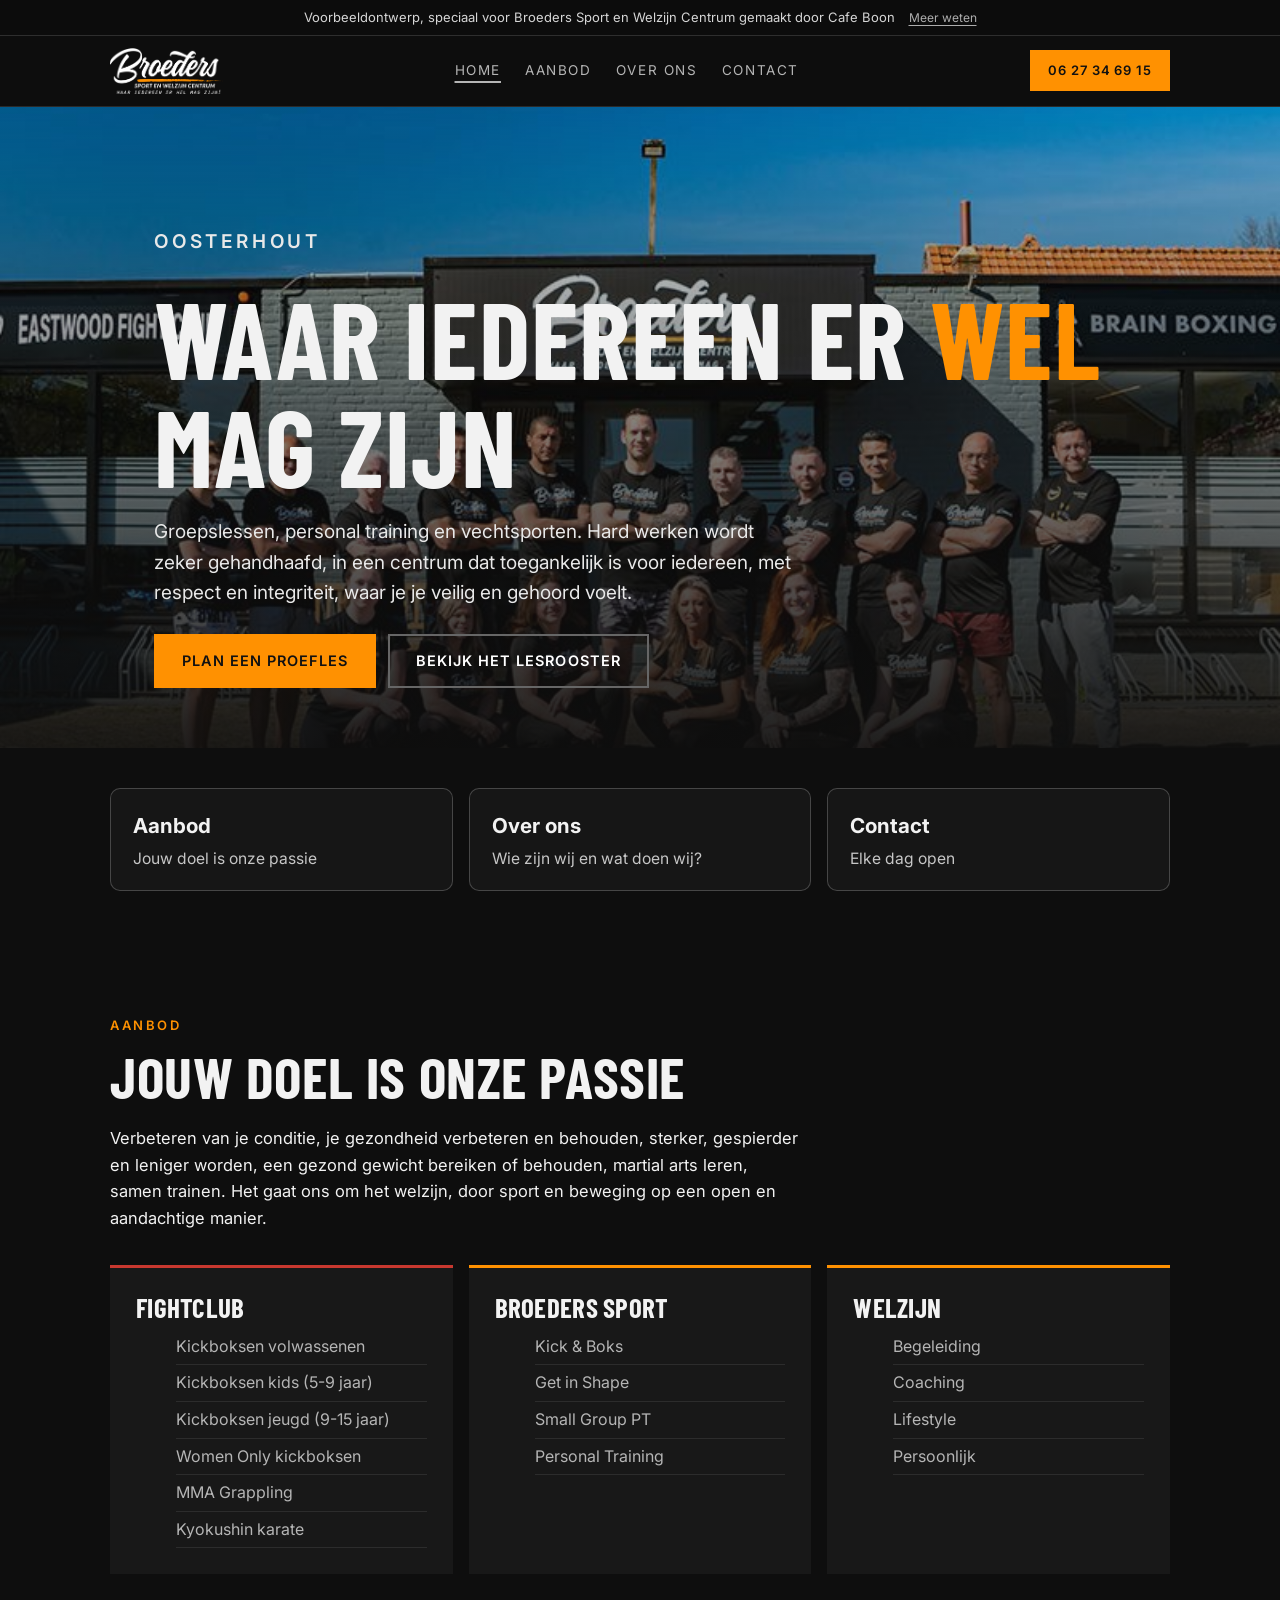
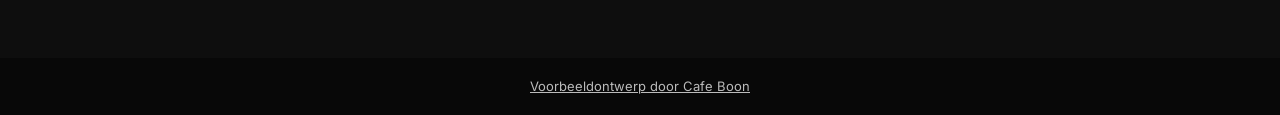
<file: index.html>
<!doctype html>
<html lang="nl">
<head>
<meta charset="utf-8">
<meta name="viewport" content="width=device-width,initial-scale=1">
<title>Broeders Sport en Welzijn Centrum | Sportschool in Oosterhout</title>
<meta name="description" content="Broeders Sport en Welzijn Centrum in Oosterhout. Kickboksen, MMA grappling, Kyokushin karate, Get in Shape en personal training. Bekijk het lesrooster en de tarieven en plan een proefles.">
<meta name="robots" content="noindex">
<link rel="icon" type="image/png" href="images/favicon.png">
<meta property="og:title" content="Broeders Sport en Welzijn Centrum">
<meta property="og:description" content="Waar iedereen er wel mag zijn.">
<meta property="og:image" content="https://broederssportenwelzijn.cafeboon.com/images/team.jpg">
<meta property="og:type" content="website">
<link rel="preconnect" href="https://fonts.googleapis.com"><link rel="preconnect" href="https://fonts.gstatic.com" crossorigin>
<link href="https://fonts.googleapis.com/css2?family=Barlow+Condensed:wght@700&family=Inter:wght@400;600&display=swap" rel="stylesheet">
<link rel="stylesheet" href="style.css">
</head>
<body class="nojs">
<div class="vb-banner" role="note"><span>Voorbeeldontwerp, speciaal voor Broeders Sport en Welzijn Centrum gemaakt door Cafe Boon</span><a href="https://cafeboon.com">Meer weten</a></div>
<header><div class="wrap">
<a href="index.html"><img alt="Broeders sport en welzijn centrum" src="images/logo.png"/></a>
<nav><a aria-current="page" href="index.html">Home</a><a href="aanbod.html">Aanbod</a><a href="over.html">Over ons</a><a href="contact.html">Contact</a></nav>
<a class="btn" href="tel:0627346915" style="padding:8px 16px;font-size:13px">06 27 34 69 15</a>
</div></header>
<div aria-label="Pagina's" class="sn-bar" role="navigation"><a aria-current="page" class="sn-link" href="index.html">Home</a><a class="sn-link" href="aanbod.html">Aanbod</a><a class="sn-link" href="over.html">Over ons</a><a class="sn-link" href="contact.html">Contact</a></div>
<div class="hero"><div class="wrap">
<p class="k">Oosterhout</p>
<h1>Waar iedereen er <em>wel</em> mag zijn</h1>
<p>Groepslessen, personal training en vechtsporten. Hard werken wordt zeker gehandhaafd, in een centrum dat toegankelijk is voor iedereen, met respect en integriteit, waar je je veilig en gehoord voelt.</p>
<div class="cta"><a class="btn" href="proefles.html">Plan een proefles</a><a class="btn o" href="aanbod.html#lestijden">Bekijk het lesrooster</a></div>
</div></div>
<div class="sn-cards"><a class="sn-card" href="aanbod.html"><strong>Aanbod</strong><span>Jouw doel is onze passie</span></a><a class="sn-card" href="over.html"><strong>Over ons</strong><span>Wie zijn wij en wat doen wij?</span></a><a class="sn-card" href="contact.html"><strong>Contact</strong><span>Elke dag open</span></a></div>
<section><div class="wrap">
<p class="k">Aanbod</p>
<h2>Jouw doel is onze passie</h2>
<p style="max-width:42em">Verbeteren van je conditie, je gezondheid verbeteren en behouden, sterker, gespierder en leniger worden, een gezond gewicht bereiken of behouden, martial arts leren, samen trainen. Het gaat ons om het welzijn, door sport en beweging op een open en aandachtige manier.</p>
<div class="grid3">
<div class="card red"><h3>Fightclub</h3><ul><li>Kickboksen volwassenen</li><li>Kickboksen kids (5-9 jaar)</li><li>Kickboksen jeugd (9-15 jaar)</li><li>Women Only kickboksen</li><li>MMA Grappling</li><li>Kyokushin karate</li></ul></div>
<div class="card"><h3>Broeders Sport</h3><ul><li>Kick &amp; Boks</li><li>Get in Shape</li><li>Small Group PT</li><li>Personal Training</li></ul></div>
<div class="card"><h3>Welzijn</h3><ul><li>Begeleiding</li><li>Coaching</li><li>Lifestyle</li><li>Persoonlijk</li></ul></div>
</div>
</div></section>
<footer><a href="https://cafeboon.com" rel="noopener" target="_blank">Voorbeeldontwerp door Cafe Boon</a></footer>
<div class="callbar"><a href="tel:0627346915">Bel ons</a><a href="https://www.google.com/maps/dir/?api=1&amp;destination=Abdis+van+Thornstraat+40+4901+ZB+Oosterhout">Route</a></div>
<script>try{document.body.classList.remove('nojs');
var d=new Date().getDay();
var r=document.querySelector('#hours tr[data-d="'+d+'"]');if(r)r.className='today';
var bs=document.querySelectorAll('#tabs button'),ds=document.querySelectorAll('.day');
function show(n){bs.forEach(function(b){b.classList.toggle('on',b.dataset.d==n)});ds.forEach(function(x){x.classList.toggle('on',x.dataset.d==n)})}
bs.forEach(function(b){b.onclick=function(){show(b.dataset.d)}});show(d);}catch(e){}</script>
</body></html>
</file>
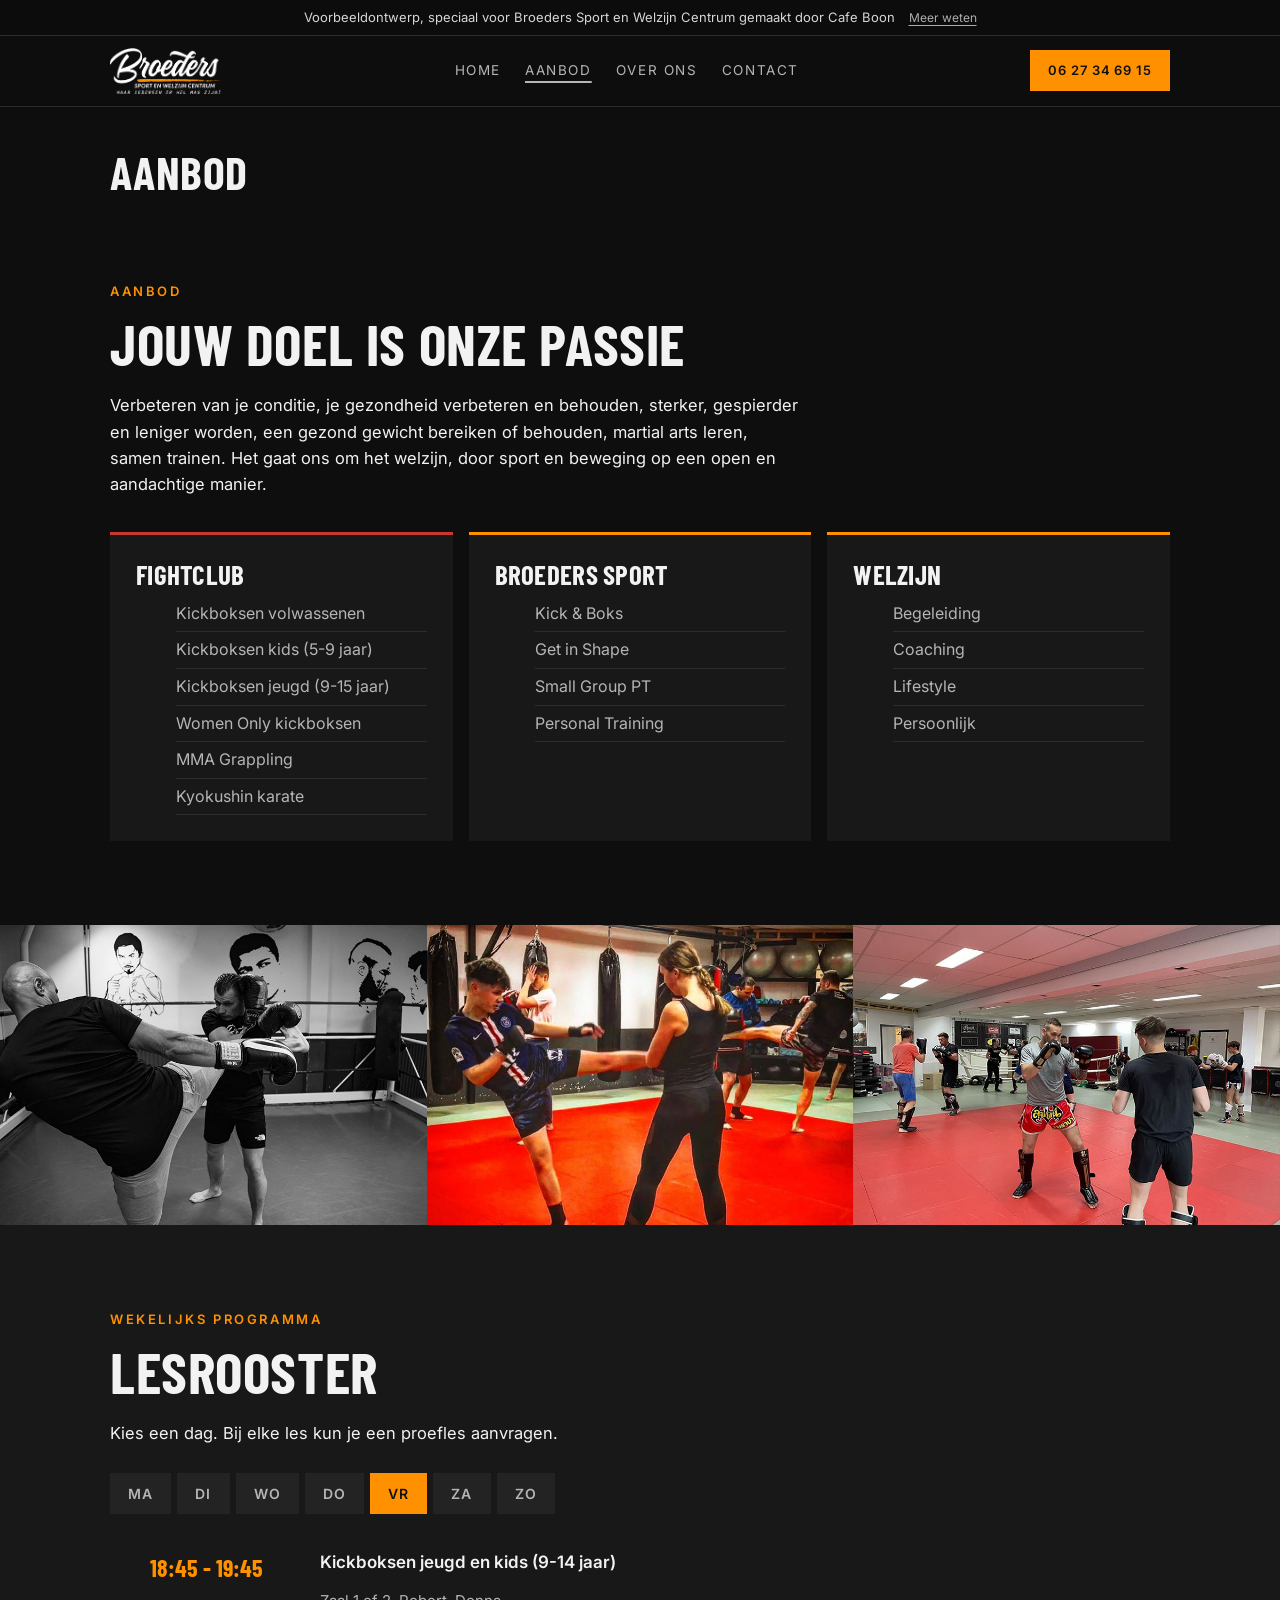
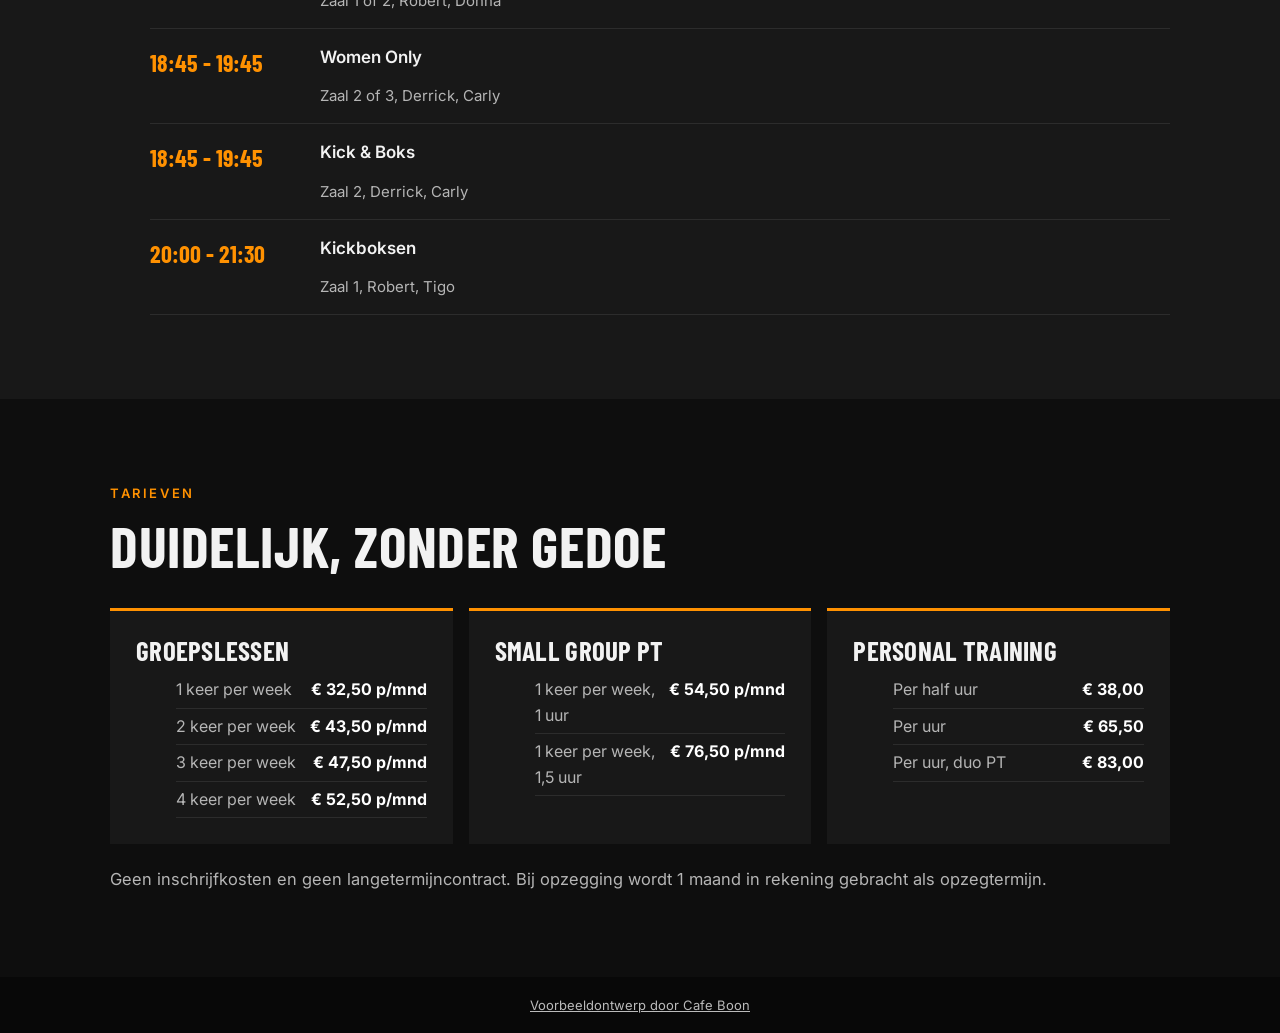
<file: aanbod.html>
<!doctype html>
<html lang="nl">
<head>
<meta charset="utf-8">
<meta name="viewport" content="width=device-width,initial-scale=1">
<title>Aanbod | Broeders Sport en Welzijn Centrum</title>
<meta name="description" content="Broeders Sport en Welzijn Centrum in Oosterhout. Kickboksen, MMA grappling, Kyokushin karate, Get in Shape en personal training. Bekijk het lesrooster en de tarieven en plan een proefles.">
<meta name="robots" content="noindex">
<link rel="icon" type="image/png" href="images/favicon.png">
<meta property="og:title" content="Broeders Sport en Welzijn Centrum">
<meta property="og:description" content="Waar iedereen er wel mag zijn.">
<meta property="og:image" content="https://broederssportenwelzijn.cafeboon.com/images/team.jpg">
<meta property="og:type" content="website">
<link rel="preconnect" href="https://fonts.googleapis.com"><link rel="preconnect" href="https://fonts.gstatic.com" crossorigin>
<link href="https://fonts.googleapis.com/css2?family=Barlow+Condensed:wght@700&family=Inter:wght@400;600&display=swap" rel="stylesheet">
<link rel="stylesheet" href="style.css">
</head>
<body class="nojs">
<div class="vb-banner" role="note"><span>Voorbeeldontwerp, speciaal voor Broeders Sport en Welzijn Centrum gemaakt door Cafe Boon</span><a href="https://cafeboon.com">Meer weten</a></div>
<header><div class="wrap">
<a href="index.html"><img alt="Broeders sport en welzijn centrum" src="images/logo.png"/></a>
<nav><a href="index.html">Home</a><a aria-current="page" href="aanbod.html">Aanbod</a><a href="over.html">Over ons</a><a href="contact.html">Contact</a></nav>
<a class="btn" href="tel:0627346915" style="padding:8px 16px;font-size:13px">06 27 34 69 15</a>
</div></header>
<div aria-label="Pagina's" class="sn-bar" role="navigation"><a class="sn-link" href="index.html">Home</a><a aria-current="page" class="sn-link" href="aanbod.html">Aanbod</a><a class="sn-link" href="over.html">Over ons</a><a class="sn-link" href="contact.html">Contact</a></div>
<div class="sn-head"><h1>Aanbod</h1></div>
<section id="aanbod"><div class="wrap">
<p class="k">Aanbod</p>
<h2>Jouw doel is onze passie</h2>
<p style="max-width:42em">Verbeteren van je conditie, je gezondheid verbeteren en behouden, sterker, gespierder en leniger worden, een gezond gewicht bereiken of behouden, martial arts leren, samen trainen. Het gaat ons om het welzijn, door sport en beweging op een open en aandachtige manier.</p>
<div class="grid3">
<div class="card red"><h3>Fightclub</h3><ul><li>Kickboksen volwassenen</li><li>Kickboksen kids (5-9 jaar)</li><li>Kickboksen jeugd (9-15 jaar)</li><li>Women Only kickboksen</li><li>MMA Grappling</li><li>Kyokushin karate</li></ul></div>
<div class="card"><h3>Broeders Sport</h3><ul><li>Kick &amp; Boks</li><li>Get in Shape</li><li>Small Group PT</li><li>Personal Training</li></ul></div>
<div class="card"><h3>Welzijn</h3><ul><li>Begeleiding</li><li>Coaching</li><li>Lifestyle</li><li>Persoonlijk</li></ul></div>
</div>
</div></section>
<div class="photos"><img alt="Kickboksen training" loading="lazy" src="images/actie.jpg"/><img alt="Groepsles op de rode mat" loading="lazy" src="images/les.jpg"/><img alt="De zaal met bokszakken" loading="lazy" src="images/zakken.jpg"/></div>
<section class="alt" id="lestijden"><div class="wrap">
<p class="k">Wekelijks programma</p>
<h2>Lesrooster</h2>
<p>Kies een dag. Bij elke les kun je een proefles aanvragen.</p>
<div class="tabs" id="tabs"><button data-d="1">Ma</button><button data-d="2">Di</button><button data-d="3">Wo</button><button data-d="4">Do</button><button data-d="5">Vr</button><button data-d="6">Za</button><button data-d="0">Zo</button></div>
<div id="days">
<div class="day" data-d="1"><h3>Maandag</h3><ul><li><b>09:00 - 10:00</b><span class="pg">Get in Shape</span><span class="m">Zaal 1, Stefan</span></li><li><b>16:30 - 17:15</b><span class="pg">Weerbaarheid kickboksen kids (5-9 jaar)</span><span class="m">Zaal 1, Robert</span></li><li><b>17:30 - 18:30</b><span class="pg">Kickboksen jeugd (9-14 jaar)</span><span class="m">Zaal 1, Mitchell</span></li><li><b>18:45 - 19:45</b><span class="pg">Get in Shape</span><span class="m">Zaal 1, Robert, Mitchell</span></li><li><b>20:00 - 21:30</b><span class="pg">Kickboksen volwassenen</span><span class="m">Zaal 1, Robert</span></li></ul></div>
<div class="day" data-d="2"><h3>Dinsdag</h3><ul><li><b>18:45 - 19:45</b><span class="pg">Kyokushin karate kumite</span><span class="m">Zaal 1, Kees, Robert</span></li><li><b>19:00 - 20:30</b><span class="pg">MMA Grappling</span><span class="m">Zaal 3, Elbrus</span></li><li><b>20:00 - 21:00</b><span class="pg">Women Only kickboksen</span><span class="m">Zaal 1, Carly</span></li><li><b>20:00 - 21:00</b><span class="pg">Kick &amp; Boks</span><span class="m">Zaal 2, Remco</span></li></ul></div>
<div class="day" data-d="3"><h3>Woensdag</h3><ul><li><b>16:30 - 17:15</b><span class="pg">Weerbaarheid kickboksen kids (5-9 jaar)</span><span class="m">Zaal 1, Robert, Donna</span></li><li><b>17:30 - 18:30</b><span class="pg">Kickboksen jeugd (9-14 jaar)</span><span class="m">Zaal 1, Mitchell</span></li><li><b>18:45 - 19:45</b><span class="pg">Kickboksen wedstrijdgroep</span><span class="m">Zaal 1, Robert, Mitchell</span></li><li><b>20:00 - 21:30</b><span class="pg">Kickboksen</span><span class="m">Zaal 1, Bryan, Tigo</span></li></ul></div>
<div class="day" data-d="4"><h3>Donderdag</h3><ul><li><b>18:45 - 19:45</b><span class="pg">Get in Shape</span><span class="m">Zaal 1, Remco</span></li><li><b>20:00 - 21:30</b><span class="pg">MMA Grappling</span><span class="m">Zaal 1, Elbrus</span></li></ul></div>
<div class="day" data-d="5"><h3>Vrijdag</h3><ul><li><b>18:45 - 19:45</b><span class="pg">Kickboksen jeugd en kids (9-14 jaar)</span><span class="m">Zaal 1 of 2, Robert, Donna</span></li><li><b>18:45 - 19:45</b><span class="pg">Women Only</span><span class="m">Zaal 2 of 3, Derrick, Carly</span></li><li><b>18:45 - 19:45</b><span class="pg">Kick &amp; Boks</span><span class="m">Zaal 2, Derrick, Carly</span></li><li><b>20:00 - 21:30</b><span class="pg">Kickboksen</span><span class="m">Zaal 1, Robert, Tigo</span></li></ul></div>
<div class="day" data-d="6"><h3>Zaterdag</h3><ul><li><b>08:30 - 09:15</b><span class="pg">Kyokushin karate kata</span><span class="m">Zaal 1, Kees, Hens, Suleyman</span></li><li><b>08:30 - 09:30</b><span class="pg">Small Group PT</span><span class="m">Zaal 3, Duncan</span></li><li><b>09:30 - 10:30</b><span class="pg">Kyokushin karate kumite (gevechtstraining)</span><span class="m">Zaal 1, Kees, Robert</span></li><li><b>10:45 - 11:45</b><span class="pg">Personal training</span><span class="m">Zaal 1, Robert</span></li></ul></div>
<div class="day" data-d="0"><h3>Zondag</h3><ul><li><b>11:00 - 12:30</b><span class="pg">Kickboksen (juni t/m sept 10:00 - 11:30, info via de groepsapp)</span><span class="m">Zaal 1, Houssein</span></li><li><b>14:00 - 15:30</b><span class="pg">MMA Grappling</span><span class="m">Zaal 1, Elbrus</span></li></ul></div>
</div>
</div></section>
<section id="tarieven"><div class="wrap">
<p class="k">Tarieven</p>
<h2>Duidelijk, zonder gedoe</h2>
<div class="tarief">
<div class="card"><h3>Groepslessen</h3><ul><li><span>1 keer per week</span><b>€ 32,50 p/mnd</b></li><li><span>2 keer per week</span><b>€ 43,50 p/mnd</b></li><li><span>3 keer per week</span><b>€ 47,50 p/mnd</b></li><li><span>4 keer per week</span><b>€ 52,50 p/mnd</b></li></ul></div>
<div class="card"><h3>Small Group PT</h3><ul><li><span>1 keer per week, 1 uur</span><b>€ 54,50 p/mnd</b></li><li><span>1 keer per week, 1,5 uur</span><b>€ 76,50 p/mnd</b></li></ul></div>
<div class="card"><h3>Personal Training</h3><ul><li><span>Per half uur</span><b>€ 38,00</b></li><li><span>Per uur</span><b>€ 65,50</b></li><li><span>Per uur, duo PT</span><b>€ 83,00</b></li></ul></div>
</div>
<p class="fine">Geen inschrijfkosten en geen langetermijncontract. Bij opzegging wordt 1 maand in rekening gebracht als opzegtermijn.</p>
</div></section>
<footer><a href="https://cafeboon.com" rel="noopener" target="_blank">Voorbeeldontwerp door Cafe Boon</a></footer>
<div class="callbar"><a href="tel:0627346915">Bel ons</a><a href="https://www.google.com/maps/dir/?api=1&amp;destination=Abdis+van+Thornstraat+40+4901+ZB+Oosterhout">Route</a></div>
<script>try{document.body.classList.remove('nojs');
var d=new Date().getDay();
var r=document.querySelector('#hours tr[data-d="'+d+'"]');if(r)r.className='today';
var bs=document.querySelectorAll('#tabs button'),ds=document.querySelectorAll('.day');
function show(n){bs.forEach(function(b){b.classList.toggle('on',b.dataset.d==n)});ds.forEach(function(x){x.classList.toggle('on',x.dataset.d==n)})}
bs.forEach(function(b){b.onclick=function(){show(b.dataset.d)}});show(d);}catch(e){}</script>
</body></html>
</file>
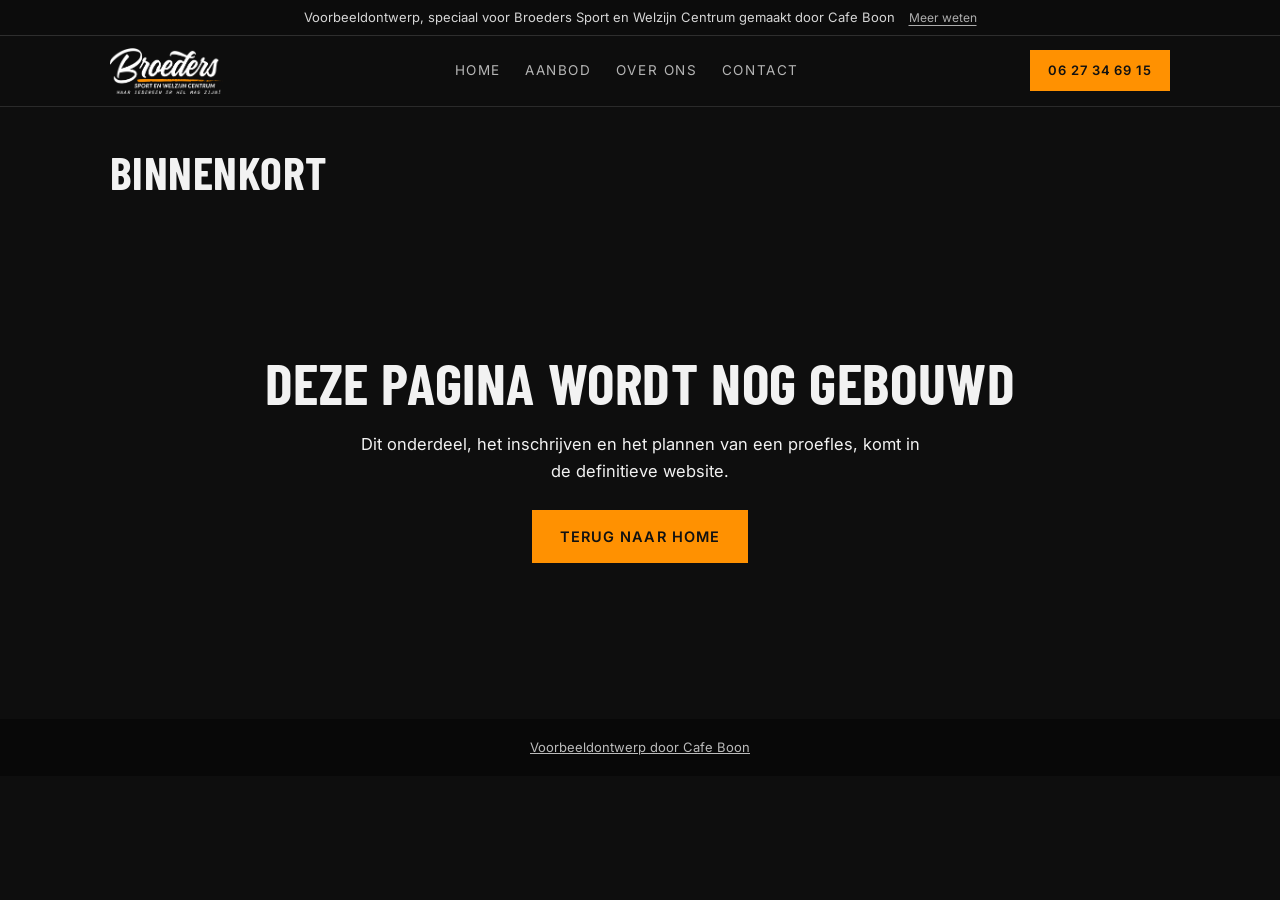
<file: binnenkort.html>
<!doctype html>
<html lang="nl">
<head>
<meta charset="utf-8">
<meta name="viewport" content="width=device-width,initial-scale=1">
<title>Binnenkort | Broeders Sport en Welzijn Centrum</title>
<meta name="description" content="Broeders Sport en Welzijn Centrum in Oosterhout. Kickboksen, MMA grappling, Kyokushin karate, Get in Shape en personal training. Bekijk het lesrooster en de tarieven en plan een proefles.">
<meta name="robots" content="noindex">
<link rel="icon" type="image/png" href="images/favicon.png">
<meta property="og:title" content="Broeders Sport en Welzijn Centrum">
<meta property="og:description" content="Waar iedereen er wel mag zijn.">
<meta property="og:image" content="https://broederssportenwelzijn.cafeboon.com/images/team.jpg">
<meta property="og:type" content="website">
<link rel="preconnect" href="https://fonts.googleapis.com"><link rel="preconnect" href="https://fonts.gstatic.com" crossorigin>
<link href="https://fonts.googleapis.com/css2?family=Barlow+Condensed:wght@700&family=Inter:wght@400;600&display=swap" rel="stylesheet">
<link rel="stylesheet" href="style.css">
</head>
<body class="nojs">
<div class="vb-banner" role="note"><span>Voorbeeldontwerp, speciaal voor Broeders Sport en Welzijn Centrum gemaakt door Cafe Boon</span><a href="https://cafeboon.com">Meer weten</a></div>
<header><div class="wrap">
<a href="index.html"><img alt="Broeders sport en welzijn centrum" src="images/logo.png"/></a>
<nav><a href="index.html">Home</a><a href="aanbod.html">Aanbod</a><a href="over.html">Over ons</a><a href="contact.html">Contact</a></nav>
<a class="btn" href="tel:0627346915" style="padding:8px 16px;font-size:13px">06 27 34 69 15</a>
</div></header>
<div aria-label="Pagina's" class="sn-bar" role="navigation"><a class="sn-link" href="index.html">Home</a><a class="sn-link" href="aanbod.html">Aanbod</a><a class="sn-link" href="over.html">Over ons</a><a class="sn-link" href="contact.html">Contact</a></div>
<div class="sn-head"><h1>Binnenkort</h1></div>
<section class="binnenkort"><div class="wrap" style="padding:72px 0;text-align:center"><h2>Deze pagina wordt nog gebouwd</h2><p style="max-width:34em;margin:14px auto 26px">Dit onderdeel, het inschrijven en het plannen van een proefles, komt in de definitieve website.</p><p><a class="btn" href="index.html">Terug naar home</a></p></div></section>
<footer><a href="https://cafeboon.com" rel="noopener" target="_blank">Voorbeeldontwerp door Cafe Boon</a></footer>
<div class="callbar"><a href="tel:0627346915">Bel ons</a><a href="https://www.google.com/maps/dir/?api=1&amp;destination=Abdis+van+Thornstraat+40+4901+ZB+Oosterhout">Route</a></div>
</body></html>
</file>
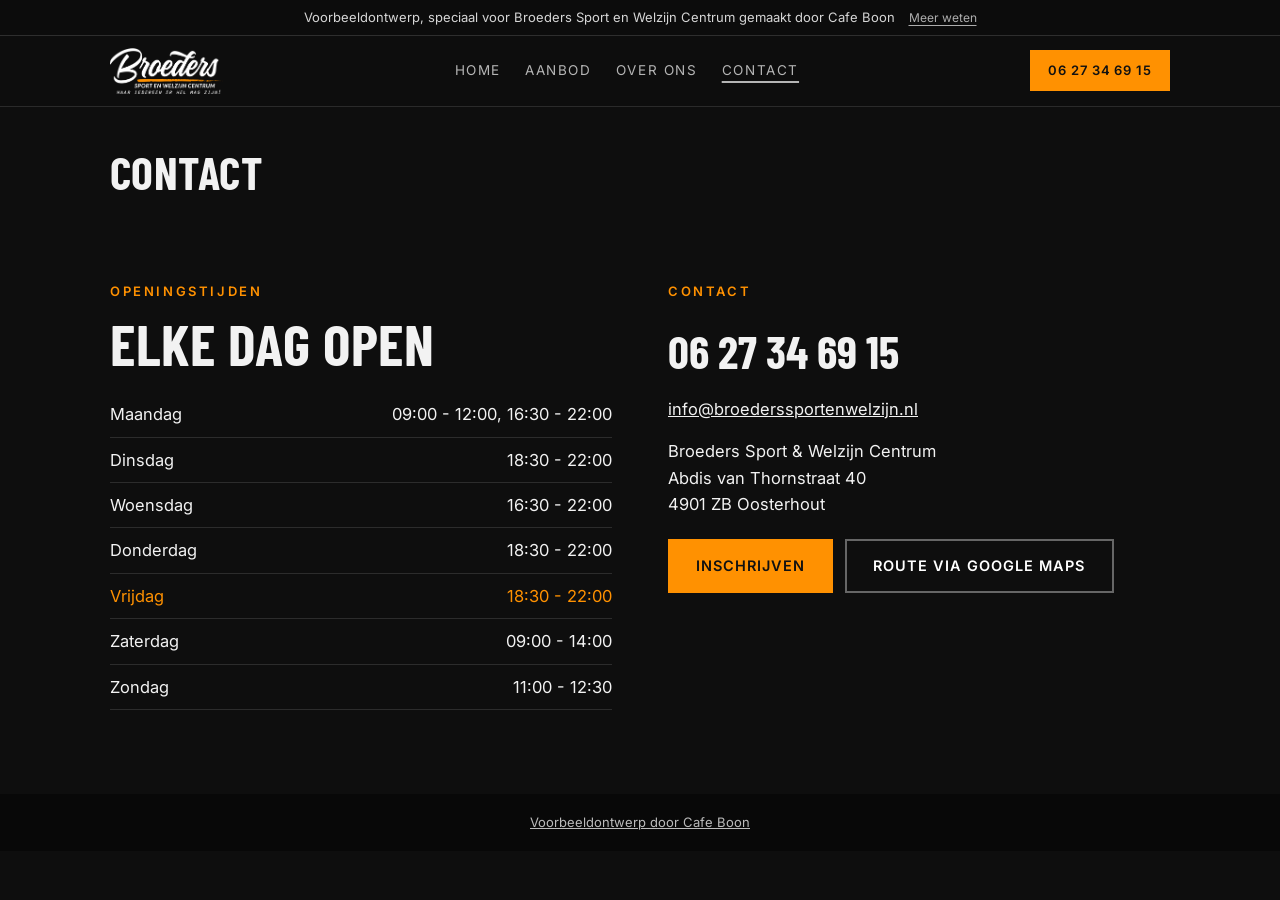
<file: contact.html>
<!doctype html>
<html lang="nl">
<head>
<meta charset="utf-8">
<meta name="viewport" content="width=device-width,initial-scale=1">
<title>Contact | Broeders Sport en Welzijn Centrum</title>
<meta name="description" content="Broeders Sport en Welzijn Centrum in Oosterhout. Kickboksen, MMA grappling, Kyokushin karate, Get in Shape en personal training. Bekijk het lesrooster en de tarieven en plan een proefles.">
<meta name="robots" content="noindex">
<link rel="icon" type="image/png" href="images/favicon.png">
<meta property="og:title" content="Broeders Sport en Welzijn Centrum">
<meta property="og:description" content="Waar iedereen er wel mag zijn.">
<meta property="og:image" content="https://broederssportenwelzijn.cafeboon.com/images/team.jpg">
<meta property="og:type" content="website">
<link rel="preconnect" href="https://fonts.googleapis.com"><link rel="preconnect" href="https://fonts.gstatic.com" crossorigin>
<link href="https://fonts.googleapis.com/css2?family=Barlow+Condensed:wght@700&family=Inter:wght@400;600&display=swap" rel="stylesheet">
<link rel="stylesheet" href="style.css">
</head>
<body class="nojs">
<div class="vb-banner" role="note"><span>Voorbeeldontwerp, speciaal voor Broeders Sport en Welzijn Centrum gemaakt door Cafe Boon</span><a href="https://cafeboon.com">Meer weten</a></div>
<header><div class="wrap">
<a href="index.html"><img alt="Broeders sport en welzijn centrum" src="images/logo.png"/></a>
<nav><a href="index.html">Home</a><a href="aanbod.html">Aanbod</a><a href="over.html">Over ons</a><a aria-current="page" href="contact.html">Contact</a></nav>
<a class="btn" href="tel:0627346915" style="padding:8px 16px;font-size:13px">06 27 34 69 15</a>
</div></header>
<div aria-label="Pagina's" class="sn-bar" role="navigation"><a class="sn-link" href="index.html">Home</a><a class="sn-link" href="aanbod.html">Aanbod</a><a class="sn-link" href="over.html">Over ons</a><a aria-current="page" class="sn-link" href="contact.html">Contact</a></div>
<div class="sn-head"><h1>Contact</h1></div>
<section id="contact"><div class="wrap cgrid">
<div>
<p class="k">Openingstijden</p>
<h2>Elke dag open</h2>
<table class="hours" id="hours">
<tr data-d="1"><td>Maandag</td><td>09:00 - 12:00, 16:30 - 22:00</td></tr>
<tr data-d="2"><td>Dinsdag</td><td>18:30 - 22:00</td></tr>
<tr data-d="3"><td>Woensdag</td><td>16:30 - 22:00</td></tr>
<tr data-d="4"><td>Donderdag</td><td>18:30 - 22:00</td></tr>
<tr data-d="5"><td>Vrijdag</td><td>18:30 - 22:00</td></tr>
<tr data-d="6"><td>Zaterdag</td><td>09:00 - 14:00</td></tr>
<tr data-d="0"><td>Zondag</td><td>11:00 - 12:30</td></tr>
</table>
</div>
<div>
<p class="k">Contact</p>
<a class="big" href="tel:0627346915">06 27 34 69 15</a>
<p><a href="mailto:info@broederssportenwelzijn.nl">info@broederssportenwelzijn.nl</a></p>
<p style="margin:16px 0 22px">Broeders Sport &amp; Welzijn Centrum<br/>Abdis van Thornstraat 40<br/>4901 ZB Oosterhout</p>
<div class="cta"><a class="btn" href="proefles.html">Inschrijven</a><a class="btn o" href="https://www.google.com/maps/dir/?api=1&amp;destination=Abdis+van+Thornstraat+40+4901+ZB+Oosterhout" rel="noopener" target="_blank">Route via Google Maps</a></div>
</div></div></section>
<footer><a href="https://cafeboon.com" rel="noopener" target="_blank">Voorbeeldontwerp door Cafe Boon</a></footer>
<div class="callbar"><a href="tel:0627346915">Bel ons</a><a href="https://www.google.com/maps/dir/?api=1&amp;destination=Abdis+van+Thornstraat+40+4901+ZB+Oosterhout">Route</a></div>
<script>try{document.body.classList.remove('nojs');
var d=new Date().getDay();
var r=document.querySelector('#hours tr[data-d="'+d+'"]');if(r)r.className='today';
var bs=document.querySelectorAll('#tabs button'),ds=document.querySelectorAll('.day');
function show(n){bs.forEach(function(b){b.classList.toggle('on',b.dataset.d==n)});ds.forEach(function(x){x.classList.toggle('on',x.dataset.d==n)})}
bs.forEach(function(b){b.onclick=function(){show(b.dataset.d)}});show(d);}catch(e){}</script>
</body></html>
</file>
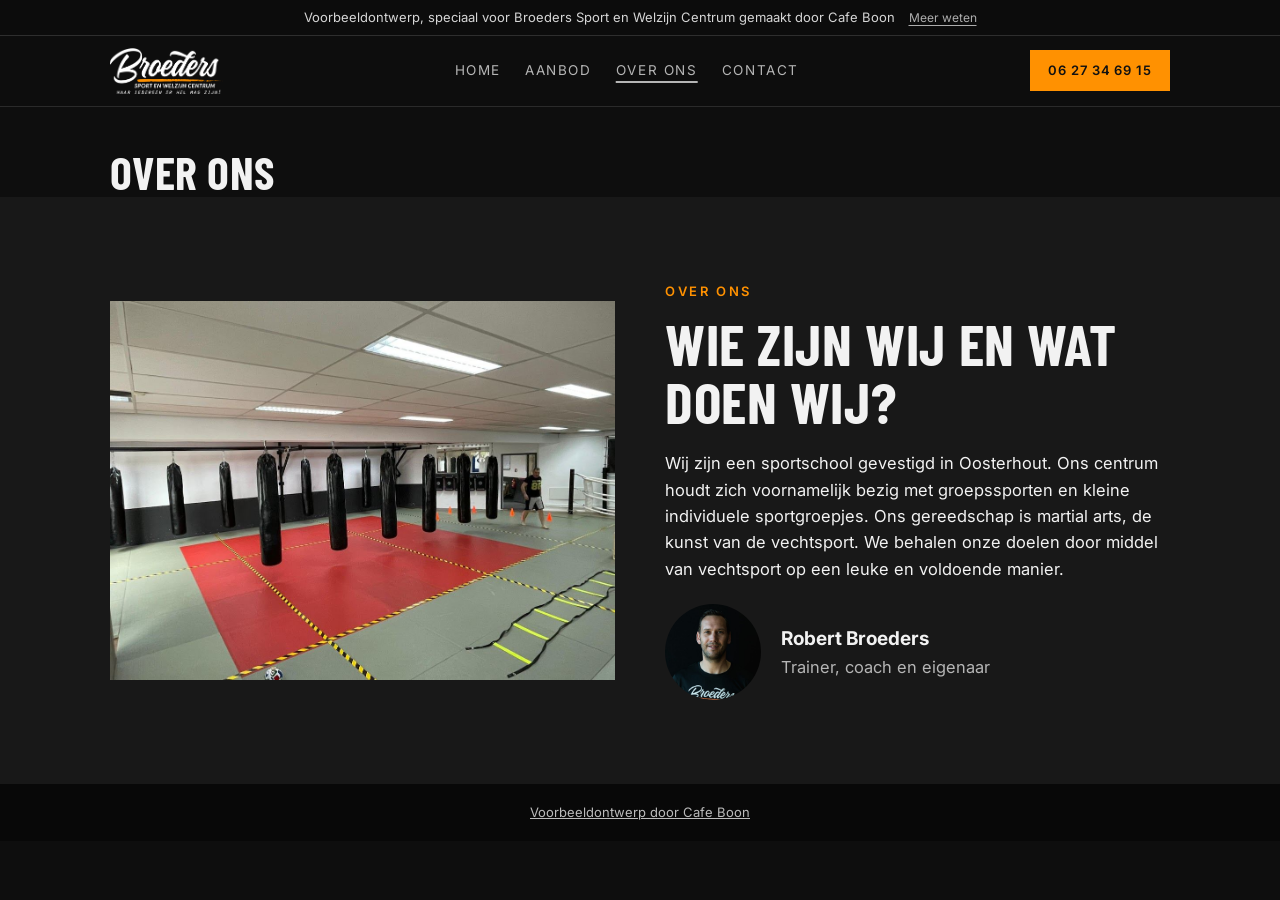
<file: over.html>
<!doctype html>
<html lang="nl">
<head>
<meta charset="utf-8">
<meta name="viewport" content="width=device-width,initial-scale=1">
<title>Over ons | Broeders Sport en Welzijn Centrum</title>
<meta name="description" content="Broeders Sport en Welzijn Centrum in Oosterhout. Kickboksen, MMA grappling, Kyokushin karate, Get in Shape en personal training. Bekijk het lesrooster en de tarieven en plan een proefles.">
<meta name="robots" content="noindex">
<link rel="icon" type="image/png" href="images/favicon.png">
<meta property="og:title" content="Broeders Sport en Welzijn Centrum">
<meta property="og:description" content="Waar iedereen er wel mag zijn.">
<meta property="og:image" content="https://broederssportenwelzijn.cafeboon.com/images/team.jpg">
<meta property="og:type" content="website">
<link rel="preconnect" href="https://fonts.googleapis.com"><link rel="preconnect" href="https://fonts.gstatic.com" crossorigin>
<link href="https://fonts.googleapis.com/css2?family=Barlow+Condensed:wght@700&family=Inter:wght@400;600&display=swap" rel="stylesheet">
<link rel="stylesheet" href="style.css">
</head>
<body class="nojs">
<div class="vb-banner" role="note"><span>Voorbeeldontwerp, speciaal voor Broeders Sport en Welzijn Centrum gemaakt door Cafe Boon</span><a href="https://cafeboon.com">Meer weten</a></div>
<header><div class="wrap">
<a href="index.html"><img alt="Broeders sport en welzijn centrum" src="images/logo.png"/></a>
<nav><a href="index.html">Home</a><a href="aanbod.html">Aanbod</a><a aria-current="page" href="over.html">Over ons</a><a href="contact.html">Contact</a></nav>
<a class="btn" href="tel:0627346915" style="padding:8px 16px;font-size:13px">06 27 34 69 15</a>
</div></header>
<div aria-label="Pagina's" class="sn-bar" role="navigation"><a class="sn-link" href="index.html">Home</a><a class="sn-link" href="aanbod.html">Aanbod</a><a aria-current="page" class="sn-link" href="over.html">Over ons</a><a class="sn-link" href="contact.html">Contact</a></div>
<div class="sn-head"><h1>Over ons</h1></div>
<section class="alt"><div class="wrap split">
<img alt="De zaal van Broeders Sport en Welzijn Centrum" loading="lazy" src="images/zaal.jpg"/>
<div>
<p class="k">Over ons</p>
<h2>Wie zijn wij en wat doen wij?</h2>
<p>Wij zijn een sportschool gevestigd in Oosterhout. Ons centrum houdt zich voornamelijk bezig met groepssporten en kleine individuele sportgroepjes. Ons gereedschap is martial arts, de kunst van de vechtsport. We behalen onze doelen door middel van vechtsport op een leuke en voldoende manier.</p>
<div class="person"><img alt="Robert Broeders" src="images/robert.jpg"/><div><b style="font-size:19px">Robert Broeders</b><br/><span style="color:var(--mut)">Trainer, coach en eigenaar</span></div></div>
</div></div></section>
<footer><a href="https://cafeboon.com" rel="noopener" target="_blank">Voorbeeldontwerp door Cafe Boon</a></footer>
<div class="callbar"><a href="tel:0627346915">Bel ons</a><a href="https://www.google.com/maps/dir/?api=1&amp;destination=Abdis+van+Thornstraat+40+4901+ZB+Oosterhout">Route</a></div>
<script>try{document.body.classList.remove('nojs');
var d=new Date().getDay();
var r=document.querySelector('#hours tr[data-d="'+d+'"]');if(r)r.className='today';
var bs=document.querySelectorAll('#tabs button'),ds=document.querySelectorAll('.day');
function show(n){bs.forEach(function(b){b.classList.toggle('on',b.dataset.d==n)});ds.forEach(function(x){x.classList.toggle('on',x.dataset.d==n)})}
bs.forEach(function(b){b.onclick=function(){show(b.dataset.d)}});show(d);}catch(e){}</script>
</body></html>
</file>
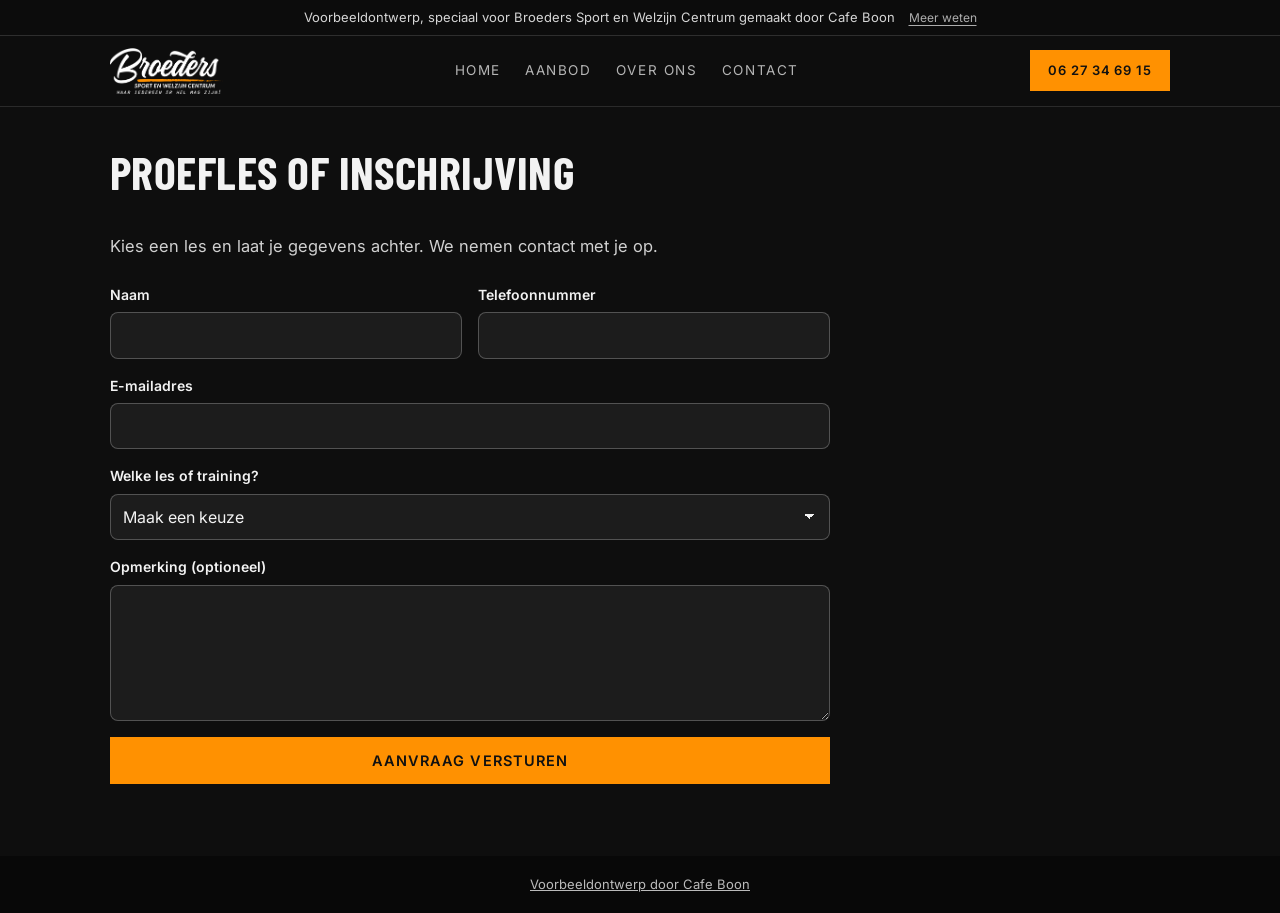
<file: proefles.html>
<!doctype html>
<html lang="nl">
<head>
<meta charset="utf-8">
<meta name="viewport" content="width=device-width,initial-scale=1">
<title>Proefles of inschrijving | Broeders Sport en Welzijn Centrum</title>
<meta name="description" content="Proefles of inschrijving bij Broeders Sport en Welzijn Centrum.">
<meta name="robots" content="noindex">
<link rel="icon" type="image/png" href="images/favicon.png">
<meta property="og:title" content="Broeders Sport en Welzijn Centrum">
<meta property="og:description" content="Waar iedereen er wel mag zijn.">
<meta property="og:image" content="https://broederssportenwelzijn.cafeboon.com/images/team.jpg">
<meta property="og:type" content="website">
<link rel="preconnect" href="https://fonts.googleapis.com"><link rel="preconnect" href="https://fonts.gstatic.com" crossorigin>
<link href="https://fonts.googleapis.com/css2?family=Barlow+Condensed:wght@700&family=Inter:wght@400;600&display=swap" rel="stylesheet">
<link rel="stylesheet" href="style.css">
</head>
<body class="nojs">
<div class="vb-banner" role="note"><span>Voorbeeldontwerp, speciaal voor Broeders Sport en Welzijn Centrum gemaakt door Cafe Boon</span><a href="https://cafeboon.com">Meer weten</a></div>
<header><div class="wrap">
<a href="index.html"><img alt="Broeders sport en welzijn centrum" src="images/logo.png"/></a>
<nav><a href="index.html">Home</a><a href="aanbod.html">Aanbod</a><a href="over.html">Over ons</a><a href="contact.html">Contact</a></nav>
<a class="btn" href="tel:0627346915" style="padding:8px 16px;font-size:13px">06 27 34 69 15</a>
</div></header>
<div aria-label="Pagina's" class="sn-bar" role="navigation"><a class="sn-link" href="index.html">Home</a><a class="sn-link" href="aanbod.html">Aanbod</a><a class="sn-link" href="over.html">Over ons</a><a class="sn-link" href="contact.html">Contact</a></div>
<div class="sn-head"><h1>Proefles of inschrijving</h1></div>
<section class="sn-formsec" id="formulier"><div class="sn-formwrap"><p class="sn-lead">Kies een les en laat je gegevens achter. We nemen contact met je op.</p><form class="sn-form" id="sn-form"><div class="sn-field"><label for="naam">Naam</label><input id="naam" name="naam" type="text" required autocomplete="name"></div><div class="sn-field"><label for="tel">Telefoonnummer</label><input id="tel" name="tel" type="tel" required autocomplete="tel"></div><div class="sn-field full"><label for="email">E-mailadres</label><input id="email" name="email" type="email" required autocomplete="email"></div><div class="sn-field full"><label for="keuze">Welke les of training?</label><select id="keuze" name="keuze" required><option value="">Maak een keuze</option><option>Kickboksen volwassenen</option><option>Kickboksen kids (5-9 jaar)</option><option>Kickboksen jeugd (9-15 jaar)</option><option>Women Only kickboksen</option><option>MMA Grappling</option><option>Kyokushin karate</option><option>Kick &amp; Boks</option><option>Get in Shape</option><option>Small Group PT</option><option>Personal Training</option></select></div><div class="sn-field full"><label for="opm">Opmerking (optioneel)</label><textarea id="opm" name="opm" rows="5"></textarea></div><div class="sn-field full"><button class="btn" type="submit">Aanvraag versturen</button></div></form></div></section>
<script>(function(){var f=document.getElementById('sn-form');if(!f)return;f.addEventListener('submit',function(e){e.preventDefault();if(!f.checkValidity()){f.reportValidity();return;}var d=document.createElement('div');d.className='sn-done';d.setAttribute('role','status');d.tabIndex=-1;d.innerHTML='<h2>Bedankt voor je aanvraag</h2><p>Dit is een voorbeeldwebsite van Cafe Boon. Je aanvraag is daarom niet verstuurd. Neem voor een echte proefles of inschrijving contact op via <a href="tel:0627346915">06 27 34 69 15</a>.</p>';f.parentNode.replaceChild(d,f);d.focus();});})();</script>
<footer><a href="https://cafeboon.com" rel="noopener" target="_blank">Voorbeeldontwerp door Cafe Boon</a></footer>
<div class="callbar"><a href="tel:0627346915">Bel ons</a><a href="https://www.google.com/maps/dir/?api=1&amp;destination=Abdis+van+Thornstraat+40+4901+ZB+Oosterhout">Route</a></div>
<script>try{document.body.classList.remove('nojs');
var d=new Date().getDay();
var r=document.querySelector('#hours tr[data-d="'+d+'"]');if(r)r.className='today';
var bs=document.querySelectorAll('#tabs button'),ds=document.querySelectorAll('.day');
function show(n){bs.forEach(function(b){b.classList.toggle('on',b.dataset.d==n)});ds.forEach(function(x){x.classList.toggle('on',x.dataset.d==n)})}
bs.forEach(function(b){b.onclick=function(){show(b.dataset.d)}});show(d);}catch(e){}</script>
</body></html>
</file>
<file: style.css>
:root{--bk:#0e0e0e;--bk2:#181818;--bk3:#232323;--or:#ff9101;--red:#c8382f;--t:#f2f2f2;--mut:#b5b5b5}
*{box-sizing:border-box;margin:0}
html{scroll-behavior:smooth}
body{font-family:"Inter",system-ui,sans-serif;background:var(--bk);color:var(--t);line-height:1.6;font-size:16.5px}
a{color:inherit}
.wrap{max-width:1100px;margin:0 auto;padding:0 20px}
h1,h2,h3{font-family:"Barlow Condensed",sans-serif;text-transform:uppercase;font-weight:700;line-height:1;letter-spacing:.01em}
header{position:sticky;top:0;z-index:10;background:rgba(14,14,14,.96);backdrop-filter:blur(8px);border-bottom:1px solid #2a2a2a}
header .wrap{display:flex;align-items:center;justify-content:space-between;height:70px}
header img{height:46px;display:block}
nav{display:flex;gap:24px;font-size:13.5px;letter-spacing:.12em;text-transform:uppercase}
nav a{text-decoration:none;color:var(--mut)}nav a:hover{color:var(--or)}
.btn{display:inline-block;background:var(--or);color:#111;text-decoration:none;padding:13px 26px;font-weight:600;font-size:14.5px;letter-spacing:.07em;text-transform:uppercase;border:2px solid var(--or)}
.btn:hover{background:transparent;color:var(--or)}
.btn.o{background:transparent;color:#fff;border-color:#666}.btn.o:hover{border-color:var(--or);color:var(--or)}
.hero{min-height:640px;display:flex;align-items:flex-end;background:linear-gradient(180deg,rgba(14,14,14,.1) 0%,rgba(14,14,14,.93) 100%),url(images/team.jpg) center 30%/cover}
.hero .wrap{padding:120px 20px 60px}
.hero h1{font-size:clamp(50px,9vw,108px);max-width:9em;margin-bottom:18px}
.hero h1 em{font-style:normal;color:var(--or)}
.hero p{max-width:34em;font-size:19px;color:#e8e8e8;margin-bottom:26px}
.cta{display:flex;gap:12px;flex-wrap:wrap}
section{padding:84px 0}
.k{color:var(--or);font-size:13px;letter-spacing:.2em;text-transform:uppercase;font-weight:600;margin-bottom:12px}
h2{font-size:clamp(36px,5vw,58px);margin-bottom:20px}
h3{font-size:27px;margin-bottom:8px}
.grid3{display:grid;grid-template-columns:repeat(3,1fr);gap:16px;margin-top:34px}
.card{background:var(--bk2);border-top:3px solid var(--or);padding:26px}
.card.red{border-color:var(--red)}
.card ul{list-style:none;color:var(--mut);font-size:16px}
.card li{padding:5px 0;border-bottom:1px solid #2c2c2c}
.alt{background:var(--bk2)}
.split{display:grid;grid-template-columns:1fr 1fr;gap:50px;align-items:center}
.split img{width:100%;display:block;aspect-ratio:4/3;object-fit:cover}
.photos{display:grid;grid-template-columns:repeat(3,1fr);gap:0}
.photos img{width:100%;height:300px;object-fit:cover;display:block}
.tabs{display:flex;gap:6px;flex-wrap:wrap;margin:26px 0 20px}
.tabs button{font:600 14px "Inter",sans-serif;letter-spacing:.08em;text-transform:uppercase;background:var(--bk3);color:var(--mut);border:0;padding:12px 18px;cursor:pointer}
.tabs button.on{background:var(--or);color:#111}
.day{display:none}.day.on{display:block}
.nojs .day{display:block;margin-bottom:24px}
.day h3{display:none}.nojs .day h3{display:block}
.day ul{list-style:none}
.day li{display:grid;grid-template-columns:150px 1fr;gap:2px 20px;padding:15px 0;border-bottom:1px solid #2c2c2c}
.day li b{font-family:"Barlow Condensed",sans-serif;font-size:24px;color:var(--or);font-weight:700}
.day li .pg{font-weight:600;font-size:17px}
.day li .m{grid-column:2;color:var(--mut);font-size:15px}
.tarief{display:grid;grid-template-columns:repeat(3,1fr);gap:16px;margin-top:34px}
.tarief .card li{display:flex;justify-content:space-between;gap:12px}
.tarief .card li b{color:#fff;white-space:nowrap}
.fine{color:var(--mut);margin-top:22px}
.hours{width:100%;border-collapse:collapse;margin-top:6px}
.hours td{padding:9px 0;border-bottom:1px solid #2c2c2c}
.hours td:last-child{text-align:right}
.hours tr.today td{color:var(--or)}
.cgrid{display:grid;grid-template-columns:1fr 1fr;gap:56px}
.big{font-family:"Barlow Condensed",sans-serif;font-size:46px;font-weight:700;text-decoration:none;display:block;margin:4px 0 8px}
.person{display:flex;gap:20px;align-items:center;margin-top:22px}
.person img{width:96px;height:96px;border-radius:50%;object-fit:cover;object-position:top}
footer{background:#080808;color:#8b8b8b;font-size:13px;text-align:center;padding:18px}
footer a{color:#bbb}
.callbar{display:none}
@media(max-width:860px){
 nav{display:none}.grid3,.tarief{grid-template-columns:1fr}.split,.cgrid{grid-template-columns:1fr;gap:28px}.photos{grid-template-columns:1fr}.photos img{height:220px}
 section{padding:56px 0}.hero{min-height:540px}.day li{grid-template-columns:1fr}.day li .m{grid-column:1}
 .callbar{display:flex;position:fixed;bottom:0;left:0;right:0;z-index:20}
 .callbar a{flex:1;text-align:center;padding:14px;text-decoration:none;background:#000;color:#fff;font-weight:600;letter-spacing:.05em;text-transform:uppercase;font-size:14px}
 .callbar a+a{background:var(--or);color:#111}
 body{padding-bottom:50px}
}
/* sitenav:start */
.sn-bar{display:none;gap:6px;overflow-x:auto;white-space:nowrap;-webkit-overflow-scrolling:touch;padding:8px 12px;background:inherit;color:inherit;font:inherit;line-height:1.2;border-bottom:1px solid rgba(128,128,128,.35);box-sizing:border-box;max-width:100%}
.sn-bar a.sn-link{flex:0 0 auto;padding:9px 15px;border-radius:999px;color:inherit;text-decoration:none;font-size:15px;font-weight:600;letter-spacing:0;text-transform:none;margin:0}
.sn-bar a.sn-link[aria-current="page"]{background:rgba(128,128,128,.2);box-shadow:inset 0 -2px 0 currentColor}
@media(max-width:860px){.sn-bar{display:flex}}
nav a[aria-current="page"]:not(.cta):not(.btn):not(.call){text-decoration:underline;text-underline-offset:6px;text-decoration-thickness:2px}
.sn-head{max-width:1100px;margin:0 auto;padding:40px 20px 0;box-sizing:border-box}
.sn-head h1{margin:0;color:inherit;font-size:clamp(30px,5vw,46px);line-height:1.1}
.sn-cards{max-width:1100px;margin:0 auto;padding:40px 20px;display:grid;grid-template-columns:repeat(auto-fit,minmax(230px,1fr));gap:16px;box-sizing:border-box}
.sn-card{display:block;padding:20px 22px;border:1px solid rgba(128,128,128,.45);border-radius:10px;background:rgba(128,128,128,.07);color:inherit;text-decoration:none;min-width:0}
.sn-card strong{display:block;font-size:1.25em;margin:0 0 6px;color:inherit}
.sn-card span{display:block;opacity:.8;font-size:.95em;line-height:1.4}
.sn-card:hover,.sn-card:focus-visible{border-color:currentColor}
/* sitenav:end */
/* voorbeeld-formulier:start */
@layer sn{.sn-form button.btn{border:0;font:inherit;cursor:pointer;line-height:1.2}}
.sn-formsec{padding:36px 0 72px}
.sn-formwrap{max-width:1100px;margin:0 auto;padding:0 20px;box-sizing:border-box}
.sn-formwrap>h2{margin:0 0 12px}
.sn-formwrap>.sn-lead,.sn-formwrap>.sn-form,.sn-formwrap>.sn-done{max-width:720px}
.sn-formwrap .sn-lead{margin:0 0 24px;opacity:.85}
.sn-form{display:grid;grid-template-columns:1fr 1fr;gap:16px}
.sn-field{display:flex;flex-direction:column;gap:6px;min-width:0;text-align:left}
.sn-field.full{grid-column:1/-1}
.sn-field label{font-size:14px;font-weight:600}
.sn-field input,.sn-field select,.sn-field textarea{font:inherit;font-size:16px;line-height:1.4;color:inherit;background:rgba(128,128,128,.12);border:1px solid rgba(128,128,128,.55);border-radius:8px;padding:11px 12px;width:100%;box-sizing:border-box;min-width:0;max-width:100%;-webkit-appearance:none;appearance:none}
.sn-field select{background-image:linear-gradient(45deg,transparent 50%,currentColor 50%),linear-gradient(135deg,currentColor 50%,transparent 50%);background-position:calc(100% - 20px) 50%,calc(100% - 15px) 50%;background-size:5px 5px;background-repeat:no-repeat;padding-right:38px}
.sn-field select option{color:#111;background:#fff}
.sn-field textarea{resize:vertical}
.sn-field input:focus,.sn-field select:focus,.sn-field textarea:focus{outline:2px solid currentColor;outline-offset:1px}
.sn-done{padding:28px;border:1px solid rgba(128,128,128,.55);border-radius:12px;background:rgba(128,128,128,.1)}
.sn-done h2{margin:0 0 10px}
.sn-done p{margin:0}
.sn-done a{text-decoration:underline;text-underline-offset:3px;font-weight:600}
.sn-formlink{padding:0 0 56px}
@media(max-width:640px){.sn-form{grid-template-columns:1fr}.sn-formsec{padding:24px 0 56px}}
/* voorbeeld-formulier:end */
/* voorbeeldbanner:start */
.vb-banner{display:flex;flex-wrap:wrap;justify-content:center;align-items:baseline;gap:2px 14px;padding:8px 16px;background:#0c0c0c;color:#d6d6d6;font-size:13px;line-height:1.45;letter-spacing:0;text-transform:none;font-weight:400;text-align:center;position:relative;z-index:1000;border-bottom:1px solid rgba(255,255,255,.14)}
.vb-banner a{color:inherit;opacity:.8;text-decoration:underline;text-underline-offset:3px;font-size:12px;font-weight:400;white-space:nowrap;letter-spacing:0;text-transform:none}
.vb-banner a:hover{opacity:1}
/* voorbeeldbanner:end */
</file>
